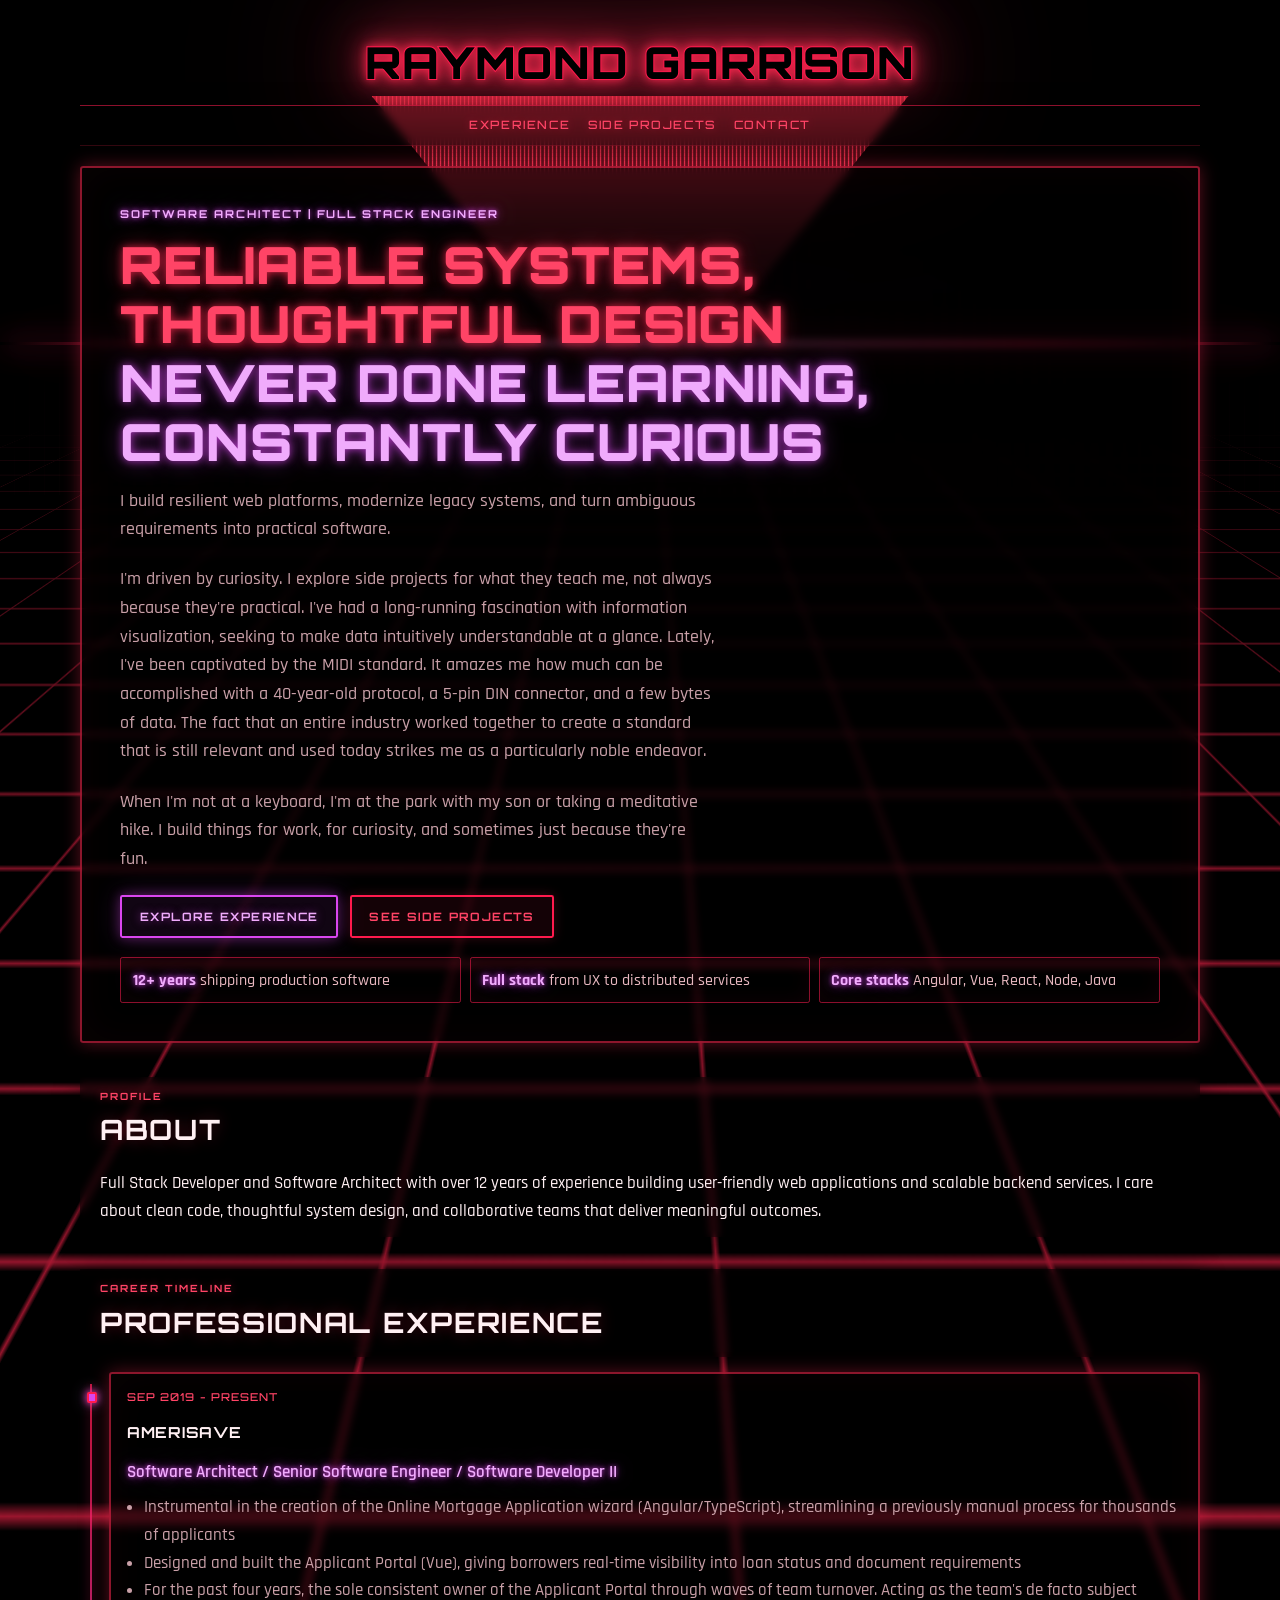
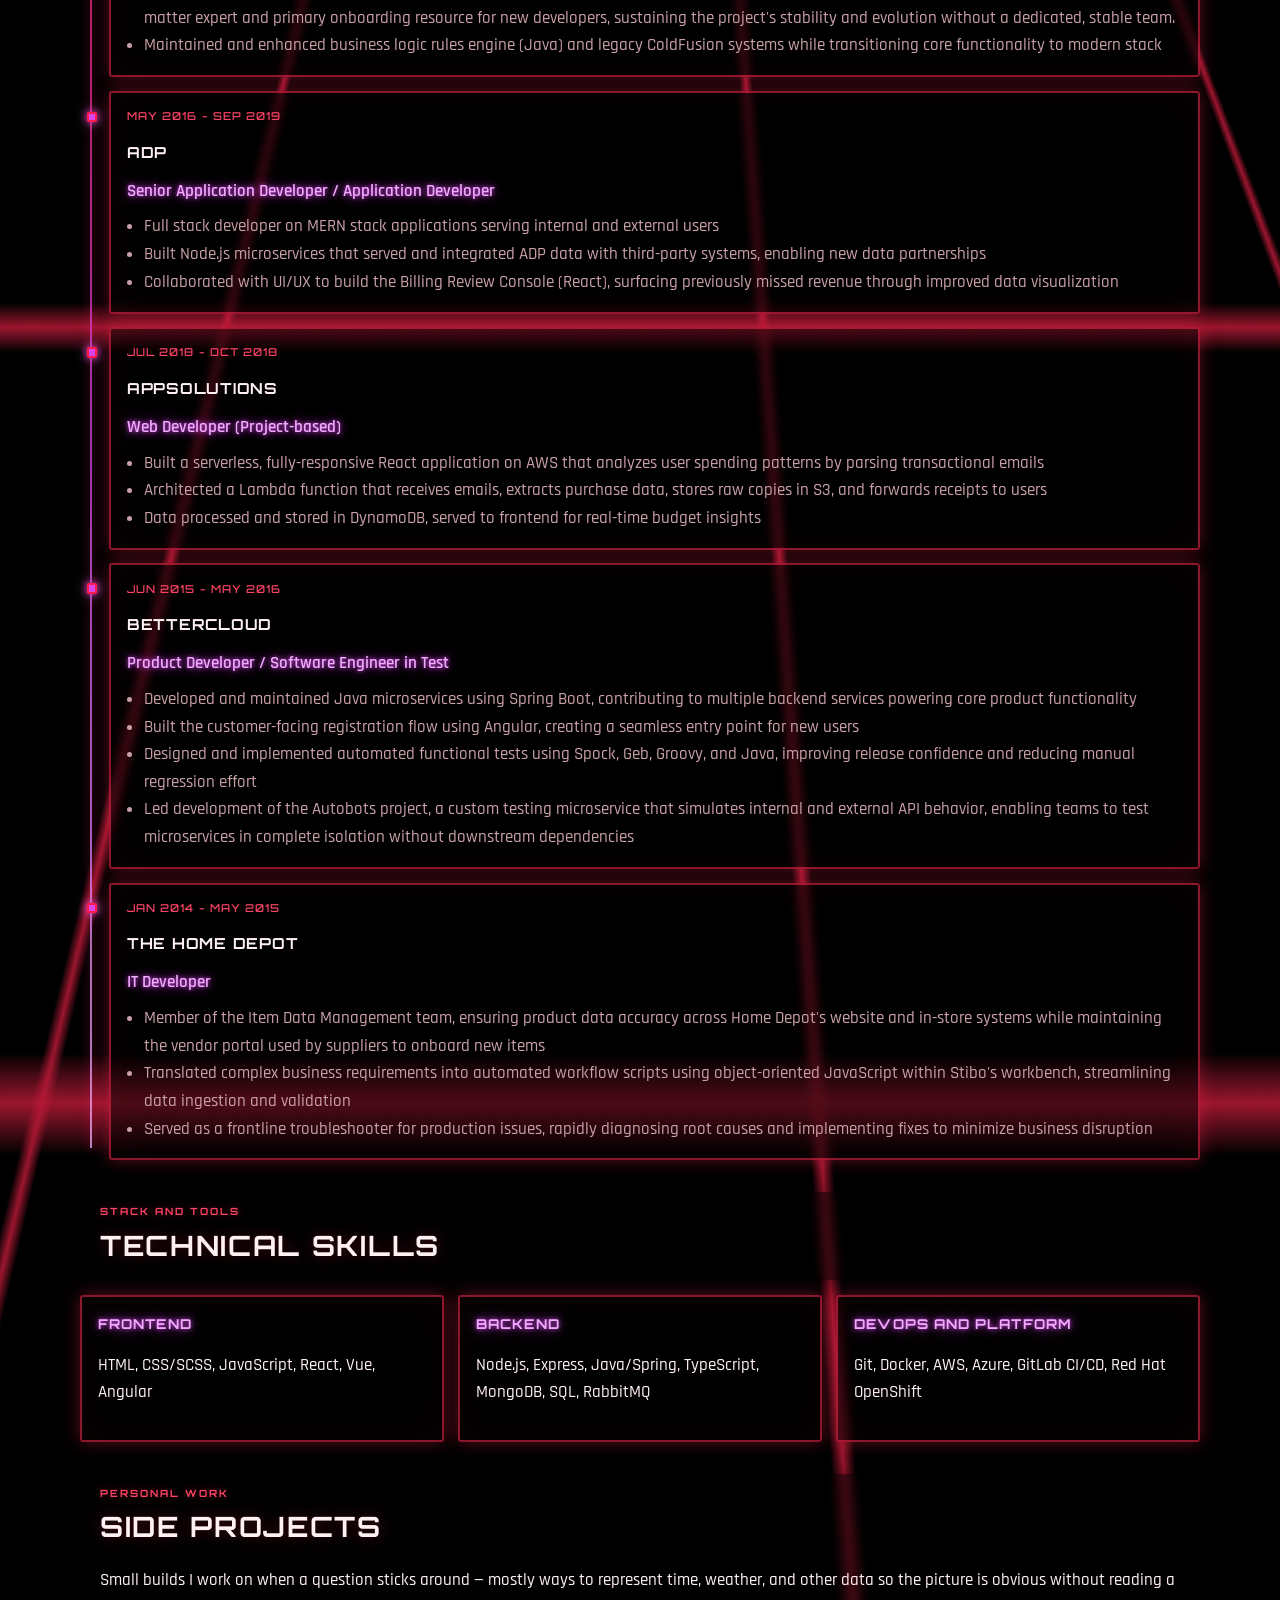
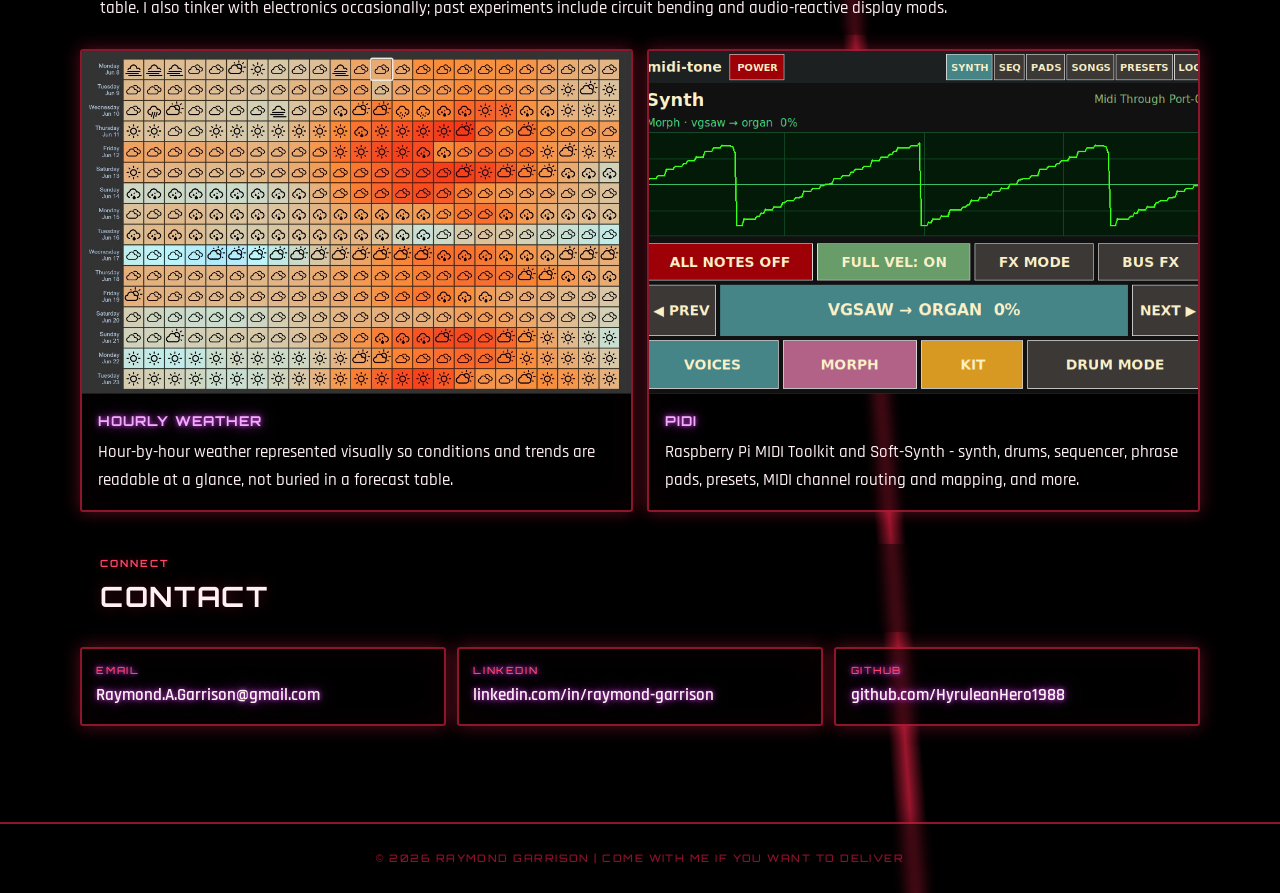
<file: index.html>
<!doctype html>
<html lang="en">
  <head>
    <meta charset="UTF-8" />
    <meta name="viewport" content="width=device-width, initial-scale=1.0" />
    <title>Raymond Garrison | Software Architect</title>
    <meta
      name="description"
      content="Portfolio of Raymond Garrison, Software Architect. Professional experience, skills, personal projects, and experiments."
    />
    <link rel="preconnect" href="https://fonts.googleapis.com" />
    <link rel="preconnect" href="https://fonts.gstatic.com" crossorigin />
    <link
      href="https://fonts.googleapis.com/css2?family=Orbitron:wght@500;700;900&family=Rajdhani:wght@400;500;600;700&display=swap"
      rel="stylesheet"
    />
    <link rel="stylesheet" href="styles.css" />
  </head>
  <body>
    <div class="bg-burst" aria-hidden="true"></div>
    <div class="bg-horizon" aria-hidden="true"></div>
    <div class="bg-grid" aria-hidden="true"></div>

    <header class="hero shell">
      <div class="site-header">
        <div class="logo-stage">
          <a class="synsonics-logo" href="#">Raymond Garrison</a>
          <div class="logo-trail" aria-hidden="true"></div>
        </div>
        <nav class="site-nav text-backdrop" aria-label="Primary">
          <a href="#experience">Experience</a>
          <a href="#lab">Side Projects</a>
          <a href="#contact">Contact</a>
        </nav>
      </div>

      <div class="hero-content shell-card">
        <p class="eyebrow">Software Architect | Full Stack Engineer</p>
        <h1>
          Reliable systems, thoughtful design
          <span class="gradient-text">Never done learning, constantly curious</span>
        </h1>
        <p class="intro">
          I build resilient web platforms, modernize legacy systems, and turn ambiguous requirements into practical software.
        </p>
        <p class="intro">
          I'm driven by curiosity. I explore side projects for what they teach me, not always because they're practical. I've had a long-running fascination with information visualization, seeking to make data intuitively understandable at a glance. Lately, I've been captivated by the MIDI standard. It amazes me how much can be accomplished with a 40-year-old protocol, a 5-pin DIN connector, and a few bytes of data. The fact that an entire industry worked together to create a standard that is still relevant and used today strikes me as a particularly noble endeavor.
        </p>
        <p class="intro">
          When I'm not at a keyboard, I'm at the park with my son or taking a meditative hike. I build things for work, for curiosity, and sometimes just because they're fun.
        </p>
        <div class="hero-actions">
          <a class="button button-primary" href="#experience">Explore Experience</a>
          <a class="button button-ghost" href="#lab">See Side Projects</a>
        </div>
        <ul class="metrics">
          <li><strong>12+ years</strong> shipping production software</li>
          <li><strong>Full stack</strong> from UX to distributed services</li>
          <li><strong>Core stacks</strong> Angular, Vue, React, Node, Java</li>
        </ul>
      </div>
    </header>

    <main class="shell">
      <section id="about" class="section">
        <div class="section-intro text-backdrop">
          <p class="section-tag">Profile</p>
          <h2>About</h2>
          <p>
            Full Stack Developer and Software Architect with over 12 years of experience building
            user-friendly web applications and scalable backend services. I care about clean code,
            thoughtful system design, and collaborative teams that deliver meaningful outcomes.
          </p>
        </div>
      </section>

      <section id="experience" class="section">
        <div class="section-intro text-backdrop">
          <p class="section-tag">Career Timeline</p>
          <h2>Professional Experience</h2>
        </div>
        <div class="timeline">
          <article class="timeline-item shell-card">
            <p class="role-meta">Sep 2019 - Present</p>
            <h3>AmeriSave</h3>
            <p class="role-title">Software Architect / Senior Software Engineer / Software Developer II</p>
            <ul>
              <li>Instrumental in the creation of the Online Mortgage Application wizard (Angular/TypeScript), streamlining a previously manual process for thousands of applicants</li>
              <li>Designed and built the Applicant Portal (Vue), giving borrowers real-time visibility into loan status and document requirements</li>
              <li>For the past four years, the sole consistent owner of the Applicant Portal through waves of team turnover. Acting as the team's de facto subject matter expert and primary onboarding resource for new developers, sustaining the project's stability and evolution without a dedicated, stable team.</li>
              <li>Maintained and enhanced business logic rules engine (Java) and legacy ColdFusion systems while transitioning core functionality to modern stack</li>
            </ul>
          </article>

          <article class="timeline-item shell-card">
            <p class="role-meta">May 2016 - Sep 2019</p>
            <h3>ADP</h3>
            <p class="role-title">Senior Application Developer / Application Developer</p>
            <ul>
              <li>Full stack developer on MERN stack applications serving internal and external users</li>
              <li>Built Node.js microservices that served and integrated ADP data with third-party systems, enabling new data partnerships</li>
              <li>Collaborated with UI/UX to build the Billing Review Console (React), surfacing previously missed revenue through improved data visualization</li>
            </ul>
          </article>

          <article class="timeline-item shell-card">
            <p class="role-meta">Jul 2018 - Oct 2018</p>
            <h3>AppSolutions</h3>
            <p class="role-title">Web Developer (Project-based)</p>
            <ul>
              <li>Built a serverless, fully-responsive React application on AWS that analyzes user spending patterns by parsing transactional emails</li>
              <li>Architected a Lambda function that receives emails, extracts purchase data, stores raw copies in S3, and forwards receipts to users</li>
              <li>Data processed and stored in DynamoDB, served to frontend for real-time budget insights</li>
            </ul>
          </article>

          <article class="timeline-item shell-card">
            <p class="role-meta">Jun 2015 - May 2016</p>
            <h3>BetterCloud</h3>
            <p class="role-title">Product Developer / Software Engineer in Test</p>
            <ul>
              <li>Developed and maintained Java microservices using Spring Boot, contributing to multiple backend services powering core product functionality</li>
              <li>Built the customer-facing registration flow using Angular, creating a seamless entry point for new users</li>
              <li>Designed and implemented automated functional tests using Spock, Geb, Groovy, and Java, improving release confidence and reducing manual regression effort</li>
              <li>Led development of the Autobots project, a custom testing microservice that simulates internal and external API behavior, enabling teams to test microservices in complete isolation without downstream dependencies</li>
            </ul>
          </article>

          <article class="timeline-item shell-card">
            <p class="role-meta">Jan 2014 - May 2015</p>
            <h3>The Home Depot</h3>
            <p class="role-title">IT Developer</p>
            <ul>
              <li>Member of the Item Data Management team, ensuring product data accuracy across Home Depot's website and in-store systems while maintaining the vendor portal used by suppliers to onboard new items</li>
              <li>Translated complex business requirements into automated workflow scripts using object-oriented JavaScript within Stibo's workbench, streamlining data ingestion and validation</li>
              <li>Served as a frontline troubleshooter for production issues, rapidly diagnosing root causes and implementing fixes to minimize business disruption</li>
            </ul>
          </article>
        </div>
      </section>

      <section id="skills" class="section">
        <div class="section-intro text-backdrop">
          <p class="section-tag">Stack and Tools</p>
          <h2>Technical Skills</h2>
        </div>
        <div class="cards">
          <article class="card shell-card">
            <h3>Frontend</h3>
            <p>HTML, CSS/SCSS, JavaScript, React, Vue, Angular</p>
          </article>
          <article class="card shell-card">
            <h3>Backend</h3>
            <p>Node.js, Express, Java/Spring, TypeScript, MongoDB, SQL, RabbitMQ</p>
          </article>
          <article class="card shell-card">
            <h3>DevOps and Platform</h3>
            <p>Git, Docker, AWS, Azure, GitLab CI/CD, Red Hat OpenShift</p>
          </article>
        </div>
      </section>

      <section id="lab" class="section">
        <div class="section-intro text-backdrop">
          <p class="section-tag">Personal Work</p>
          <h2>Side Projects</h2>
          <p>
            Small builds I work on when a question sticks around — mostly ways to represent time,
            weather, and other data so the picture is obvious without reading a table. I also tinker
            with electronics occasionally; past experiments include circuit bending and audio-reactive
            display mods.
          </p>
        </div>
        <div class="cards">
          <a class="card shell-card" href="/hourly/">
            <div class="card-media">
              <img
                src="images/hourly-weather.png"
                alt="16-day hourly weather heatmap with color-coded temperatures and weather icons"
                width="640"
                height="400"
                loading="lazy"
              />
            </div>
            <div class="card-body">
              <h3>Hourly Weather</h3>
              <p>
                Hour-by-hour weather represented visually so conditions and trends are readable at a
                glance, not buried in a forecast table.
              </p>
            </div>
          </a>
          <!-- Lightsail instance is currently shut down; restore this card when playmysynth.com is live again.
          <a class="card shell-card" href="https://playmysynth.com">
            <div class="card-media">
              <img
                src="images/play-my-synth.png"
                alt="Play My Synth player interface with Volca Keys knob controls and on-screen piano keyboard"
                width="640"
                height="400"
                loading="lazy"
              />
            </div>
            <div class="card-body">
              <h3>Play My Synth</h3>
              <p>
                Share your analog synth with friends anywhere. They get live audio back while playing from
                an on-screen piano or a connected MIDI controller.
              </p>
            </div>
          </a>
          -->
          <a class="card shell-card" href="/midi-tone/">
            <div class="card-media">
              <img
                src="images/pidi-synth.png"
                alt="PiDI soft-synth screen on 800x480 TFT"
                width="640"
                height="400"
                loading="lazy"
              />
            </div>
            <div class="card-body">
              <h3>PiDI</h3>
              <p>
                Raspberry Pi MIDI Toolkit and Soft-Synth - synth, drums, sequencer, phrase pads, presets, MIDI channel routing and mapping, and more.
              </p>
            </div>
          </a>
        </div>
      </section>

      <section id="contact" class="section">
        <div class="section-intro text-backdrop">
          <p class="section-tag">Connect</p>
          <h2>Contact</h2>
        </div>
        <div class="contact-grid">
          <a class="contact-card shell-card" href="mailto:Raymond.A.Garrison@gmail.com">
            <span>Email</span>
            <strong>Raymond.A.Garrison@gmail.com</strong>
          </a>
          <a class="contact-card shell-card" href="https://linkedin.com/in/raymond-garrison">
            <span>LinkedIn</span>
            <strong>linkedin.com/in/raymond-garrison</strong>
          </a>
          <a class="contact-card shell-card" href="https://github.com/HyruleanHero1988">
            <span>GitHub</span>
            <strong>github.com/HyruleanHero1988</strong>
          </a>
        </div>
      </section>
    </main>

    <footer class="footer text-backdrop">
      <p>&copy; <span id="year"></span> Raymond Garrison | Come with me if you want to deliver</p>
    </footer>

    <script>
      document.getElementById("year").textContent = new Date().getFullYear();
    </script>
  </body>
</html>
</file>
<file: styles.css>
:root {
  --bg: #000000;
  --text: #fff0f3;
  --muted: #c9a0a8;
  --neon-red: #ff1a4d;
  --neon-red-bright: #ff4466;
  --neon-red-dim: rgba(255, 30, 80, 0.55);
  --neon-purple: #d946ef;
  --neon-purple-bright: #f0abfc;
  --neon-purple-dim: rgba(217, 70, 239, 0.55);
  --neon-purple-glow: rgba(217, 70, 239, 0.55);
  --neon-purple-glow-bright: rgba(240, 171, 252, 0.75);
  --magenta-text-glow: 0 0 4px rgba(217, 70, 239, 0.85), 0 0 11px rgba(217, 70, 239, 0.65),
    0 0 24px rgba(240, 171, 252, 0.4);
  --magenta-box-glow: 0 0 12px rgba(217, 70, 239, 0.35), 0 0 28px rgba(217, 70, 239, 0.2);
  --magenta-box-glow-strong: 0 0 16px rgba(217, 70, 239, 0.55), 0 0 36px rgba(240, 171, 252, 0.35);
  --border: rgba(255, 40, 80, 0.55);
  --shadow-neon: 0 0 18px rgba(255, 40, 80, 0.35);
  --font-display: "Orbitron", "Segoe UI", sans-serif;
  --font-body: "Rajdhani", "Segoe UI", system-ui, sans-serif;
}

*,
*::before,
*::after {
  box-sizing: border-box;
}

html {
  scroll-behavior: smooth;
}

body {
  margin: 0;
  font-family: var(--font-body);
  font-size: 1.08rem;
  font-weight: 500;
  color: var(--text);
  background: var(--bg);
  line-height: 1.6;
  overflow-x: hidden;
}

/* Vertical light burst — Synsonics-style speed lines */
.bg-burst {
  position: fixed;
  inset: 0 0 45%;
  pointer-events: none;
  z-index: -3;
  background: repeating-linear-gradient(
    90deg,
    transparent,
    transparent 14px,
    rgba(255, 45, 90, 0.07) 14px,
    rgba(255, 45, 90, 0.07) 15px
  );
  mask-image: radial-gradient(ellipse 70% 90% at 50% 100%, black 20%, transparent 75%);
}

.bg-burst::after {
  content: "";
  position: absolute;
  inset: 0;
  background: linear-gradient(
    180deg,
    rgba(255, 60, 100, 0.45) 0%,
    rgba(255, 30, 70, 0.15) 35%,
    rgba(217, 70, 239, 0.08) 55%,
    transparent 70%
  );
  mask-image: radial-gradient(ellipse 55% 80% at 50% 100%, black, transparent);
}

/* Horizon glow line */
.bg-horizon {
  position: fixed;
  left: 0;
  right: 0;
  top: 38vh;
  height: 3px;
  pointer-events: none;
  z-index: -2;
  background: linear-gradient(
    90deg,
    transparent,
    var(--neon-red) 20%,
    var(--neon-purple-bright) 50%,
    var(--neon-red) 80%,
    transparent
  );
  box-shadow: 0 0 30px rgba(255, 40, 80, 0.8), 0 0 50px rgba(217, 70, 239, 0.25),
    0 0 80px rgba(255, 40, 80, 0.35);
  opacity: 0.85;
}

/* Perspective neon grid floor */
.bg-grid {
  position: fixed;
  left: -50%;
  right: -50%;
  bottom: -8%;
  height: 62vh;
  pointer-events: none;
  z-index: -1;
  transform: perspective(480px) rotateX(64deg);
  transform-origin: center top;
  background-image: linear-gradient(rgba(255, 35, 75, 0.85) 1.5px, transparent 1.5px),
    linear-gradient(90deg, rgba(255, 35, 75, 0.85) 1.5px, transparent 1.5px);
  /* Tighter row spacing = more horizontal lines across the floor */
  background-size: 72px 22px, 72px 72px;
  mask-image: linear-gradient(to top, black 20%, transparent 94%);
  opacity: 0.72;
}

a {
  color: var(--neon-purple-bright);
  text-decoration: none;
  text-shadow: var(--magenta-text-glow);
  transition: color 0.2s ease, text-shadow 0.2s ease;
}

a:hover {
  color: #fff;
  text-shadow: 0 0 6px rgba(217, 70, 239, 0.95), 0 0 15px rgba(217, 70, 239, 0.75),
    0 0 40px rgba(240, 171, 252, 0.55);
  text-decoration: none;
}

.shell {
  width: min(1120px, 92vw);
  margin: 0 auto;
}

.shell-card {
  position: relative;
  z-index: 1;
  background: rgba(0, 0, 0, 0.5);
  backdrop-filter: blur(4px);
  -webkit-backdrop-filter: blur(4px);
  border: 2px solid var(--border);
  border-radius: 0.2rem;
  box-shadow: var(--shadow-neon), inset 0 0 40px rgba(255, 40, 80, 0.04);
}

.hero {
  position: relative;
  padding-top: 1.2rem;
}

.site-header {
  position: relative;
  z-index: 1;
  padding: clamp(0.75rem, 2vw, 1.25rem) 0 0.25rem;
  text-align: center;
}

/* Logo stage — name anchors the CRT trail below it */
.logo-stage {
  position: relative;
  z-index: 2;
  display: inline-flex;
  flex-direction: column;
  align-items: center;
  max-width: 100%;
  padding: 0 0.5rem;
}

/* Tall narrow inverted triangle + CRT scanlines — sized to the name */
.logo-trail {
  --trail-clip: polygon(0% 0%, 100% 0%, 50% 100%);
  --trail-fade: linear-gradient(
    180deg,
    #000 0%,
    #000 6%,
    rgba(0, 0, 0, 0.9) 28%,
    rgba(0, 0, 0, 0.45) 58%,
    rgba(0, 0, 0, 0.15) 78%,
    transparent 100%
  );
  position: absolute;
  top: calc(100% + 8px);
  left: 50%;
  transform: translateX(-50%);
  width: 95%;
  aspect-ratio: 1.6 / 1;
  height: auto;
  z-index: 0;
  pointer-events: none;
  clip-path: var(--trail-clip);
  -webkit-mask-image: var(--trail-fade);
  mask-image: var(--trail-fade);
  /* Vertical phosphor scanlines */
  background-image: repeating-linear-gradient(
    90deg,
    rgba(255, 35, 65, 0.12) 0,
    rgba(255, 35, 65, 0.12) 1px,
    rgba(255, 60, 90, 0.95) 1px,
    rgba(255, 60, 90, 0.95) 2px,
    rgba(255, 40, 70, 0.2) 2px,
    rgba(255, 40, 70, 0.2) 3px,
    transparent 3px,
    transparent 4px
  );
  box-shadow: inset 0 0 50px rgba(255, 40, 80, 0.12);
}

/* Faint horizontal CRT scanlines over the vertical field */
.logo-trail::before {
  content: "";
  position: absolute;
  inset: 0;
  clip-path: var(--trail-clip);
  -webkit-mask-image: var(--trail-fade);
  mask-image: var(--trail-fade);
  background: repeating-linear-gradient(
    0deg,
    transparent 0,
    transparent 3px,
    rgba(0, 0, 0, 0.22) 3px,
    rgba(0, 0, 0, 0.22) 4px
  );
  mix-blend-mode: multiply;
  opacity: 0.55;
  pointer-events: none;
}

/* Hot phosphor bloom at the top edge */
.logo-trail::after {
  content: "";
  position: absolute;
  inset: 0;
  clip-path: var(--trail-clip);
  -webkit-mask-image: var(--trail-fade);
  mask-image: var(--trail-fade);
  background: linear-gradient(
    180deg,
    rgba(255, 50, 75, 0.7) 0%,
    rgba(255, 40, 70, 0.25) 22%,
    transparent 48%
  );
  pointer-events: none;
}

/* Hollow Orbitron outline — same font as .gradient-text, no interior fill */
.synsonics-logo {
  position: relative;
  z-index: 2;
  display: inline-block;
  text-shadow: none;
  font-family: var(--font-display);
  font-size: clamp(1.65rem, 4.2vw, 2.75rem);
  font-weight: 900;
  line-height: 1.1;
  letter-spacing: 0.02em;
  text-transform: uppercase;
  text-decoration: none;
  color: #000000;
  -webkit-text-stroke: 2px var(--neon-red);
  text-stroke: 2px var(--neon-red);
  paint-order: stroke fill;
  filter: drop-shadow(0 0 4px rgba(255, 40, 80, 0.8))
    drop-shadow(0 0 11px rgba(255, 40, 80, 0.7))
    drop-shadow(0 0 30px rgba(255, 40, 80, 0.6))
    drop-shadow(0 0 80px rgba(255, 40, 80, 0.5));
  transition: filter 0.25s ease;
}

.synsonics-logo:hover {
  color: #000000;
  text-shadow: none;
  text-decoration: none;
  filter: drop-shadow(0 0 6px rgba(255, 40, 80, 0.85))
    drop-shadow(0 0 15px rgba(255, 40, 80, 0.75))
    drop-shadow(0 0 40px rgba(255, 40, 80, 0.65))
    drop-shadow(0 0 100px rgba(255, 40, 80, 0.55));
}

/* Frosted panel — separates text from grid/scanline backgrounds */
.text-backdrop {
  position: relative;
  z-index: 1;
  background: rgba(0, 0, 0, 0.5);
  backdrop-filter: blur(4px);
  -webkit-backdrop-filter: blur(4px);
  box-shadow: 0 4px 24px rgba(0, 0, 0, 0.45);
}

.site-nav {
  position: relative;
  z-index: 2;
  display: flex;
  align-items: center;
  justify-content: center;
  flex-wrap: wrap;
  gap: 1.1rem;
  margin-top: 1rem;
  padding: 0.65rem 1.25rem;
  border-top: 1px solid var(--neon-red-dim);
  border-bottom: 1px solid rgba(255, 40, 80, 0.2);
}

.site-nav a {
  font-family: var(--font-display);
  font-size: 0.72rem;
  font-weight: 500;
  letter-spacing: 0.14em;
  text-transform: uppercase;
  color: var(--neon-red-bright);
  text-shadow: 0 0 10px rgba(255, 40, 80, 0.4);
}

.site-nav a:hover {
  color: #fff;
  text-shadow: 0 0 14px rgba(255, 40, 80, 0.75);
}

.hero-content {
  position: relative;
  z-index: 1;
  margin-top: 1rem;
  padding: clamp(1.4rem, 3vw, 2.4rem);
}

.eyebrow {
  margin: 0;
  font-family: var(--font-display);
  letter-spacing: 0.18em;
  text-transform: uppercase;
  font-size: 0.68rem;
  font-weight: 700;
  color: var(--neon-purple-bright);
  text-shadow: var(--magenta-text-glow);
}

h1 {
  margin: 0.7rem 0 1rem;
  font-family: var(--font-display);
  font-size: clamp(1.65rem, 4.2vw, 3.2rem);
  font-weight: 900;
  line-height: 1.15;
  max-width: 20ch;
  letter-spacing: 0.02em;
  text-transform: uppercase;
  color: var(--neon-red-bright);
  text-shadow: 0 0 8px rgba(255, 40, 80, 0.75), 0 0 22px rgba(255, 40, 80, 0.4);
}

.gradient-text {
  display: inline-block;
  color: var(--neon-purple-bright);
  text-shadow: 0 0 8px rgba(217, 70, 239, 0.75), 0 0 22px rgba(217, 70, 239, 0.4);
}

.intro {
  max-width: 66ch;
  margin: 0 0 1.35rem;
  color: var(--muted);
  font-size: 1.12rem;
}

.hero-actions {
  display: flex;
  flex-wrap: wrap;
  gap: 0.7rem;
}

.button {
  display: inline-flex;
  align-items: center;
  justify-content: center;
  border-radius: 0.15rem;
  padding: 0.64rem 1.1rem;
  font-family: var(--font-display);
  font-size: 0.72rem;
  font-weight: 700;
  letter-spacing: 0.12em;
  text-transform: uppercase;
  border: 2px solid transparent;
  transition: transform 0.2s ease, box-shadow 0.2s ease, background 0.2s ease;
}

.button:hover {
  text-decoration: none;
  transform: translateY(-2px);
}

.button-primary {
  color: var(--neon-purple-bright);
  border-color: var(--neon-purple);
  background: rgba(217, 70, 239, 0.08);
  box-shadow: var(--magenta-box-glow);
  text-shadow: 0 0 8px rgba(217, 70, 239, 0.5);
}

.button-primary:hover {
  background: rgba(217, 70, 239, 0.18);
  box-shadow: var(--magenta-box-glow-strong);
  color: #fff;
  text-shadow: 0 0 10px rgba(240, 171, 252, 0.8);
}

.button-ghost {
  color: var(--neon-red-bright);
  border-color: var(--neon-red);
  background: rgba(255, 30, 80, 0.08);
  box-shadow: 0 0 12px rgba(255, 40, 80, 0.2);
  text-shadow: none;
}

.button-ghost:hover {
  background: rgba(255, 30, 80, 0.18);
  box-shadow: 0 0 22px rgba(255, 40, 80, 0.45);
  color: #fff;
}

.metrics {
  margin: 1.2rem 0 0;
  padding: 0;
  list-style: none;
  display: grid;
  grid-template-columns: repeat(auto-fit, minmax(190px, 1fr));
  gap: 0.55rem;
}

.metrics li {
  border: 1px solid var(--neon-red-dim);
  border-radius: 0.15rem;
  padding: 0.58rem 0.7rem;
  color: #e8b8c0;
  font-size: 0.98rem;
  box-shadow: inset 0 0 20px rgba(255, 40, 80, 0.06);
}

.metrics strong {
  color: var(--neon-purple-bright);
  text-shadow: var(--magenta-text-glow);
}

main {
  position: relative;
  z-index: 1;
  padding: 2.1rem 0 4rem;
}

.section {
  margin-bottom: 2rem;
}

.section-intro {
  padding: 0.75rem 1.25rem;
  margin-bottom: 0.9rem;
}

.section-intro h2:last-child {
  margin-bottom: 0;
}

.section-intro p:last-child {
  margin-bottom: 0;
}

.section-tag {
  margin: 0;
  font-family: var(--font-display);
  color: var(--neon-red-bright);
  text-transform: uppercase;
  letter-spacing: 0.2em;
  font-size: 0.62rem;
  font-weight: 700;
  text-shadow: 0 0 10px rgba(255, 40, 80, 0.4);
}

h2 {
  margin: 0.2rem 0 0.95rem;
  font-family: var(--font-display);
  font-size: clamp(1.2rem, 2.2vw, 1.75rem);
  font-weight: 700;
  letter-spacing: 0.06em;
  text-transform: uppercase;
  color: var(--text);
  text-shadow: 0 0 16px rgba(255, 40, 80, 0.3);
}

.cards {
  display: grid;
  gap: 0.9rem;
  grid-template-columns: repeat(auto-fit, minmax(220px, 1fr));
}

#lab .cards {
  grid-template-columns: repeat(auto-fit, minmax(280px, 1fr));
}

.card {
  padding: 1rem;
  transition: transform 0.18s ease, border-color 0.18s ease, box-shadow 0.18s ease;
}

#lab .card {
  min-width: 0;
  width: 100%;
  padding: 0;
  overflow: hidden;
  display: flex;
  flex-direction: column;
}

#lab .card-body {
  padding: 1rem;
  display: grid;
  gap: 0.45rem;
}

#lab .card-body h3 {
  margin: 0;
}

#lab .card-media {
  position: relative;
  width: 100%;
  min-width: 0;
  flex-shrink: 0;
  aspect-ratio: 16 / 10;
  overflow: hidden;
  border-bottom: 1px solid rgba(217, 70, 239, 0.22);
  background: rgba(0, 0, 0, 0.55);
}

#lab .card-media img {
  position: absolute;
  inset: 0;
  width: 100%;
  height: 100%;
  max-width: 100%;
  display: block;
  object-fit: cover;
  object-position: top center;
}

.card:hover {
  transform: translateY(-3px);
  border-color: var(--neon-purple-dim);
  box-shadow: var(--magenta-box-glow), var(--shadow-neon);
}

.card h3 {
  margin-top: 0;
  font-family: var(--font-display);
  font-size: 0.85rem;
  font-weight: 700;
  letter-spacing: 0.08em;
  text-transform: uppercase;
  color: var(--neon-purple-bright);
  text-shadow: var(--magenta-text-glow);
}

a.card {
  color: inherit;
  text-shadow: none;
}

a.card:hover {
  color: inherit;
}

a.card p {
  color: var(--text);
}

#lab a.card .card-body p {
  margin: 0;
}

.timeline {
  --timeline-line-x: 11px;
  --timeline-marker-size: 0.65rem;
  --timeline-item-indent: 1.8rem;
  position: relative;
  display: grid;
  gap: 0.85rem;
}

.timeline::before {
  content: "";
  position: absolute;
  left: calc(var(--timeline-line-x) - 1px);
  top: 12px;
  bottom: 12px;
  width: 2px;
  background: linear-gradient(var(--neon-red), var(--neon-purple), var(--neon-purple-bright));
  box-shadow: 0 0 10px rgba(255, 40, 80, 0.6), 0 0 18px rgba(217, 70, 239, 0.25);
  opacity: 0.75;
}

.timeline-item {
  position: relative;
  margin-left: var(--timeline-item-indent);
  padding: 0.95rem 1rem;
}

.timeline-item::before {
  content: "";
  position: absolute;
  left: calc(var(--timeline-line-x) - var(--timeline-marker-size) / 2 - var(--timeline-item-indent) - 1px);
  top: 1.15rem;
  width: var(--timeline-marker-size);
  height: var(--timeline-marker-size);
  border-radius: 2px;
  background: var(--neon-purple);
  border: 2px solid var(--neon-red);
  box-shadow: 0 0 8px rgba(217, 70, 239, 0.8), 0 0 16px rgba(240, 171, 252, 0.45),
    0 0 6px rgba(255, 40, 80, 0.5);
}

.timeline-item h3 {
  font-family: var(--font-display);
  font-size: 0.95rem;
  font-weight: 700;
  letter-spacing: 0.05em;
  text-transform: uppercase;
  color: var(--text);
}

.role-meta {
  margin: 0 0 0.2rem;
  font-family: var(--font-display);
  font-size: 0.68rem;
  letter-spacing: 0.1em;
  text-transform: uppercase;
  color: var(--neon-red-bright);
}

.role-title {
  margin: -0.15rem 0 0.55rem;
  color: var(--neon-purple-bright);
  font-weight: 600;
  font-size: 1.05rem;
  text-shadow: var(--magenta-text-glow);
}

.timeline-item ul {
  margin: 0;
  padding-left: 1.1rem;
  color: var(--muted);
}

.lab-note {
  margin: 0.95rem 0 0;
  padding: 0.75rem 1.25rem;
  color: #b89098;
  font-style: italic;
}

.contact-grid {
  display: grid;
  grid-template-columns: repeat(auto-fit, minmax(230px, 1fr));
  gap: 0.7rem;
}

.contact-card {
  padding: 0.9rem;
  display: grid;
  gap: 0.2rem;
  transition: border-color 0.18s ease, box-shadow 0.18s ease;
}

.contact-card:hover {
  border-color: var(--neon-purple-dim);
  box-shadow: var(--magenta-box-glow-strong), var(--shadow-neon);
}

.contact-card span {
  font-family: var(--font-display);
  font-size: 0.62rem;
  text-transform: uppercase;
  letter-spacing: 0.16em;
  color: var(--neon-red-bright);
}

.contact-card strong {
  color: var(--text);
  word-break: break-word;
  font-weight: 600;
}

.footer {
  position: relative;
  z-index: 1;
  border-top: 2px solid var(--border);
  color: var(--neon-red-dim);
  text-align: center;
  padding: 1rem;
  font-family: var(--font-display);
  font-size: 0.65rem;
  letter-spacing: 0.14em;
  text-transform: uppercase;
}

@media (max-width: 760px) {
  .synsonics-logo {
    -webkit-text-stroke-width: 1.5px;
  }

  .bg-horizon {
    top: 32vh;
  }

  h1 {
    max-width: none;
  }
}
</file>
